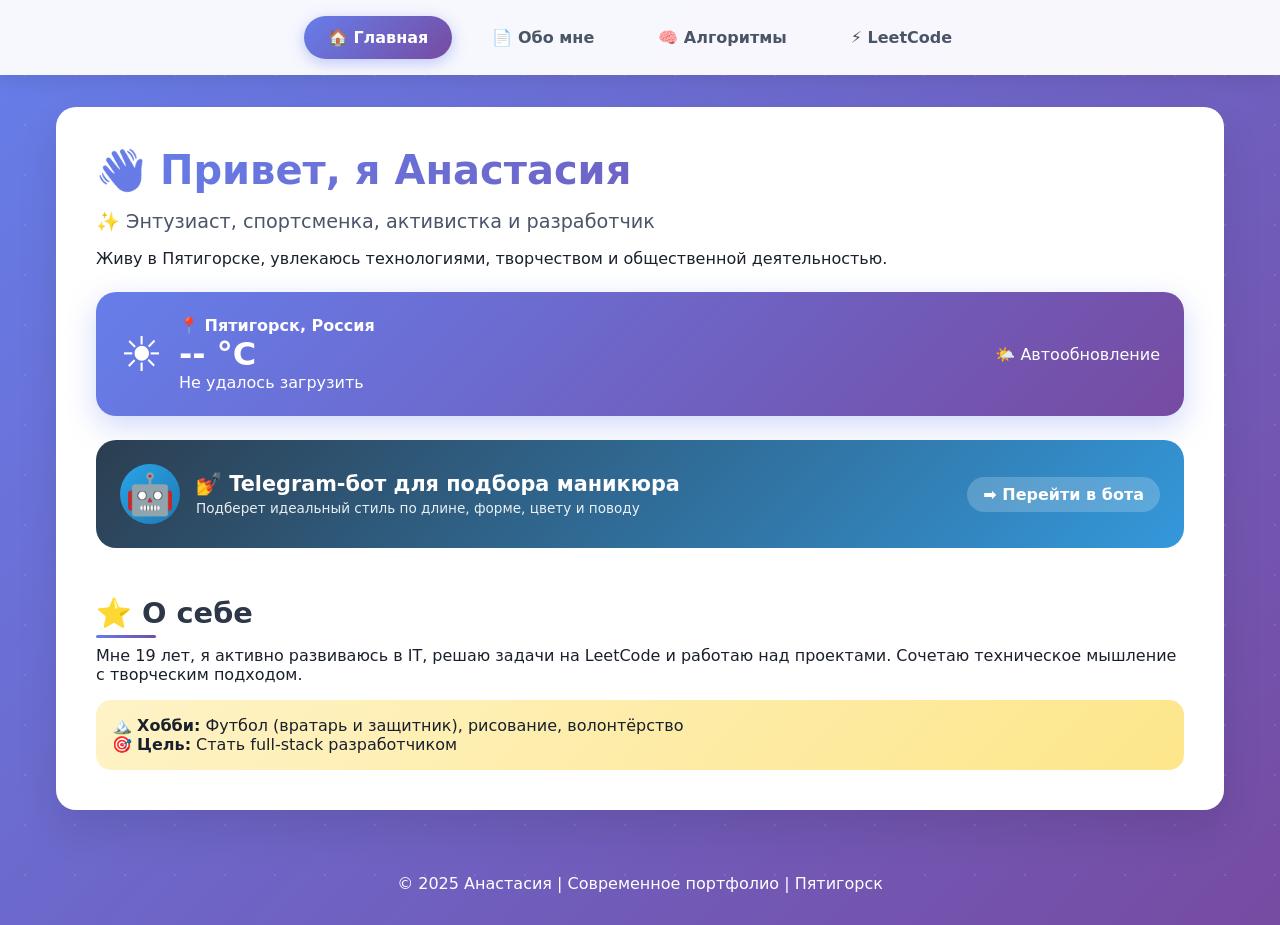
<file: index.html>
<!-- index.html - Главная страница -->
<!DOCTYPE html>
<html lang="ru">
<head>
    <meta charset="UTF-8">
    <meta name="viewport" content="width=device-width, initial-scale=1.0">
    <title>Анастасия | Портфолио</title>
    <style>
        * {
            margin: 0;
            padding: 0;
            box-sizing: border-box;
        }

        body {
            font-family: 'Segoe UI', 'Inter', system-ui, -apple-system, sans-serif;
            background: linear-gradient(135deg, #667eea 0%, #764ba2 100%);
            color: #1a202c;
            min-height: 100vh;
        }

        .bg-animation {
            position: fixed;
            top: 0;
            left: 0;
            width: 100%;
            height: 100%;
            z-index: -1;
            overflow: hidden;
        }

        .bg-animation::before {
            content: '';
            position: absolute;
            width: 200%;
            height: 200%;
            background: radial-gradient(circle, rgba(255,255,255,0.1) 1px, transparent 1px);
            background-size: 50px 50px;
            animation: moveBackground 20s linear infinite;
        }

        @keyframes moveBackground {
            0% { transform: translate(0, 0); }
            100% { transform: translate(50px, 50px); }
        }

        .navbar {
            background: rgba(255, 255, 255, 0.95);
            backdrop-filter: blur(20px);
            box-shadow: 0 4px 20px rgba(0, 0, 0, 0.1);
            position: sticky;
            top: 0;
            z-index: 1000;
        }

        .nav-container {
            max-width: 1200px;
            margin: 0 auto;
            padding: 1rem 2rem;
            display: flex;
            justify-content: center;
            gap: 1rem;
            flex-wrap: wrap;
        }

        .nav-link {
            text-decoration: none;
            padding: 0.75rem 1.5rem;
            border-radius: 50px;
            font-weight: 600;
            transition: all 0.3s ease;
            color: #4a5568;
            background: transparent;
        }

        .nav-link:hover {
            background: linear-gradient(135deg, #667eea 0%, #764ba2 100%);
            color: white;
            transform: translateY(-2px);
            box-shadow: 0 10px 20px rgba(0, 0, 0, 0.1);
        }

        .nav-link.active {
            background: linear-gradient(135deg, #667eea 0%, #764ba2 100%);
            color: white;
            box-shadow: 0 4px 15px rgba(102, 126, 234, 0.4);
        }

        .container {
            max-width: 1200px;
            margin: 2rem auto;
            padding: 0 1rem;
        }

        .card {
            background: white;
            border-radius: 20px;
            padding: 2.5rem;
            box-shadow: 0 20px 40px rgba(0, 0, 0, 0.1);
            animation: fadeInUp 0.6s ease;
        }

        @keyframes fadeInUp {
            from {
                opacity: 0;
                transform: translateY(30px);
            }
            to {
                opacity: 1;
                transform: translateY(0);
            }
        }

        h1 {
            font-size: 2.5rem;
            background: linear-gradient(135deg, #667eea 0%, #764ba2 100%);
            background-clip: text;
            -webkit-background-clip: text;
            color: transparent;
            margin-bottom: 1rem;
        }

        h2 {
            font-size: 1.8rem;
            color: #2d3748;
            margin: 1.5rem 0 1rem 0;
            position: relative;
            display: inline-block;
        }

        h2::after {
            content: '';
            position: absolute;
            bottom: -8px;
            left: 0;
            width: 60px;
            height: 3px;
            background: linear-gradient(135deg, #667eea 0%, #764ba2 100%);
            border-radius: 3px;
        }

        .weather-card {
            background: linear-gradient(135deg, #667eea 0%, #764ba2 100%);
            border-radius: 20px;
            padding: 1.5rem;
            margin: 1.5rem 0;
            display: flex;
            justify-content: space-between;
            align-items: center;
            flex-wrap: wrap;
            color: white;
            box-shadow: 0 10px 30px rgba(102, 126, 234, 0.3);
        }

        .weather-info {
            display: flex;
            align-items: center;
            gap: 1rem;
        }

        .weather-icon {
            font-size: 3rem;
        }

        .temp {
            font-size: 2rem;
            font-weight: bold;
        }

        /* Telegram Bot Card */
        .telegram-card {
            background: linear-gradient(135deg, #2c3e50 0%, #3498db 100%);
            border-radius: 20px;
            padding: 1.5rem;
            margin: 1.5rem 0;
            display: flex;
            align-items: center;
            justify-content: space-between;
            flex-wrap: wrap;
            color: white;
            cursor: pointer;
            transition: transform 0.3s ease, box-shadow 0.3s ease;
            text-decoration: none;
        }

        .telegram-card:hover {
            transform: translateY(-5px);
            box-shadow: 0 15px 30px rgba(0, 0, 0, 0.2);
        }

        .telegram-info {
            display: flex;
            align-items: center;
            gap: 1rem;
        }

        .telegram-icon {
            font-size: 2.5rem;
            background: white;
            width: 60px;
            height: 60px;
            border-radius: 50%;
            display: flex;
            align-items: center;
            justify-content: center;
            background: linear-gradient(135deg, #29a4e9 0%, #1f7ab3 100%);
        }

        .telegram-text h3 {
            font-size: 1.3rem;
            margin-bottom: 0.3rem;
        }

        .telegram-text p {
            font-size: 0.85rem;
            opacity: 0.9;
        }

        .telegram-button {
            background: rgba(255, 255, 255, 0.2);
            padding: 0.5rem 1rem;
            border-radius: 50px;
            font-weight: bold;
            transition: all 0.3s ease;
        }

        .telegram-card:hover .telegram-button {
            background: white;
            color: #3498db;
        }

        footer {
            text-align: center;
            padding: 2rem;
            color: white;
            margin-top: 2rem;
        }

        @media (max-width: 768px) {
            .card {
                padding: 1.5rem;
            }
            h1 {
                font-size: 1.8rem;
            }
            .nav-link {
                padding: 0.5rem 1rem;
                font-size: 0.9rem;
            }
            .telegram-card {
                flex-direction: column;
                text-align: center;
                gap: 1rem;
            }
            .telegram-info {
                flex-direction: column;
            }
        }
    </style>
</head>
<body>
    <div class="bg-animation"></div>
    
    <nav class="navbar">
        <div class="nav-container">
            <a href="index.html" class="nav-link active">🏠 Главная</a>
            <a href="about.html" class="nav-link">📄 Обо мне</a>
            <a href="portfolio.html" class="nav-link">🧠 Алгоритмы</a>
            <a href="leetcode.html" class="nav-link">⚡ LeetCode</a>
        </div>
    </nav>

    <div class="container">
        <div class="card">
            <h1>👋 Привет, я Анастасия</h1>
            <p style="font-size: 1.2rem; color: #4a5568; margin-bottom: 1rem;">✨ Энтузиаст, спортсменка, активистка и разработчик</p>
            <p>Живу в Пятигорске, увлекаюсь технологиями, творчеством и общественной деятельностью.</p>

            <!-- Погода -->
            <div class="weather-card" id="weatherWidget">
                <div class="weather-info">
                    <div class="weather-icon" id="weatherIcon">☀️</div>
                    <div>
                        <div><strong>📍 Пятигорск, Россия</strong></div>
                        <div class="temp" id="tempValue">-- °C</div>
                        <div id="weatherDesc">Загрузка...</div>
                    </div>
                </div>
                <div>🌤️ Автообновление</div>
            </div>

            <!-- Telegram Bot Ссылка -->
            <a href="https://t.me/styling_manicure_bot" target="_blank" class="telegram-card">
                <div class="telegram-info">
                    <div class="telegram-icon">🤖</div>
                    <div class="telegram-text">
                        <h3>💅 Telegram-бот для подбора маникюра</h3>
                        <p>Подберет идеальный стиль по длине, форме, цвету и поводу</p>
                    </div>
                </div>
                <div class="telegram-button">
                    ➡️ Перейти в бота
                </div>
            </a>

            <h2>⭐ О себе</h2>
            <p>Мне 19 лет, я активно развиваюсь в IT, решаю задачи на LeetCode и работаю над проектами. Сочетаю техническое мышление с творческим подходом.</p>
            
            <div style="background: linear-gradient(135deg, #fef3c7 0%, #fde68a 100%); border-radius: 15px; padding: 1rem; margin-top: 1rem;">
                <p>🏔️ <strong>Хобби:</strong> Футбол (вратарь и защитник), рисование, волонтёрство</p>
                <p>🎯 <strong>Цель:</strong> Стать full-stack разработчиком</p>
            </div>
        </div>
    </div>

    <footer>© 2025 Анастасия | Современное портфолио | Пятигорск</footer>

    <script>
        async function getWeather() {
            try {
                const response = await fetch('https://api.open-meteo.com/v1/forecast?latitude=44.041&longitude=43.059&current_weather=true&timezone=Europe/Moscow');
                const data = await response.json();
                const temp = Math.round(data.current_weather.temperature);
                const code = data.current_weather.weathercode;
                
                document.getElementById('tempValue').innerHTML = `${temp}°C`;
                document.getElementById('weatherDesc').innerHTML = getWeatherDesc(code);
                document.getElementById('weatherIcon').innerHTML = getWeatherIcon(code);
            } catch (error) {
                document.getElementById('weatherDesc').innerHTML = "Не удалось загрузить";
            }
        }
        
        function getWeatherDesc(code) {
            if (code === 0) return "Ясно";
            if (code === 1 || code === 2) return "Облачно";
            if (code === 3) return "Пасмурно";
            if (code >= 51 && code <= 67) return "Дождь";
            if (code >= 71 && code <= 77) return "Снег";
            return "Переменная облачность";
        }
        
        function getWeatherIcon(code) {
            if (code === 0) return "☀️";
            if (code === 1 || code === 2) return "⛅";
            if (code === 3) return "☁️";
            if (code >= 51 && code <= 67) return "🌧️";
            if (code >= 71 && code <= 77) return "❄️";
            return "🌈";
        }
        
        getWeather();
        setInterval(getWeather, 600000);
    </script>
</body>
</html>
</file>
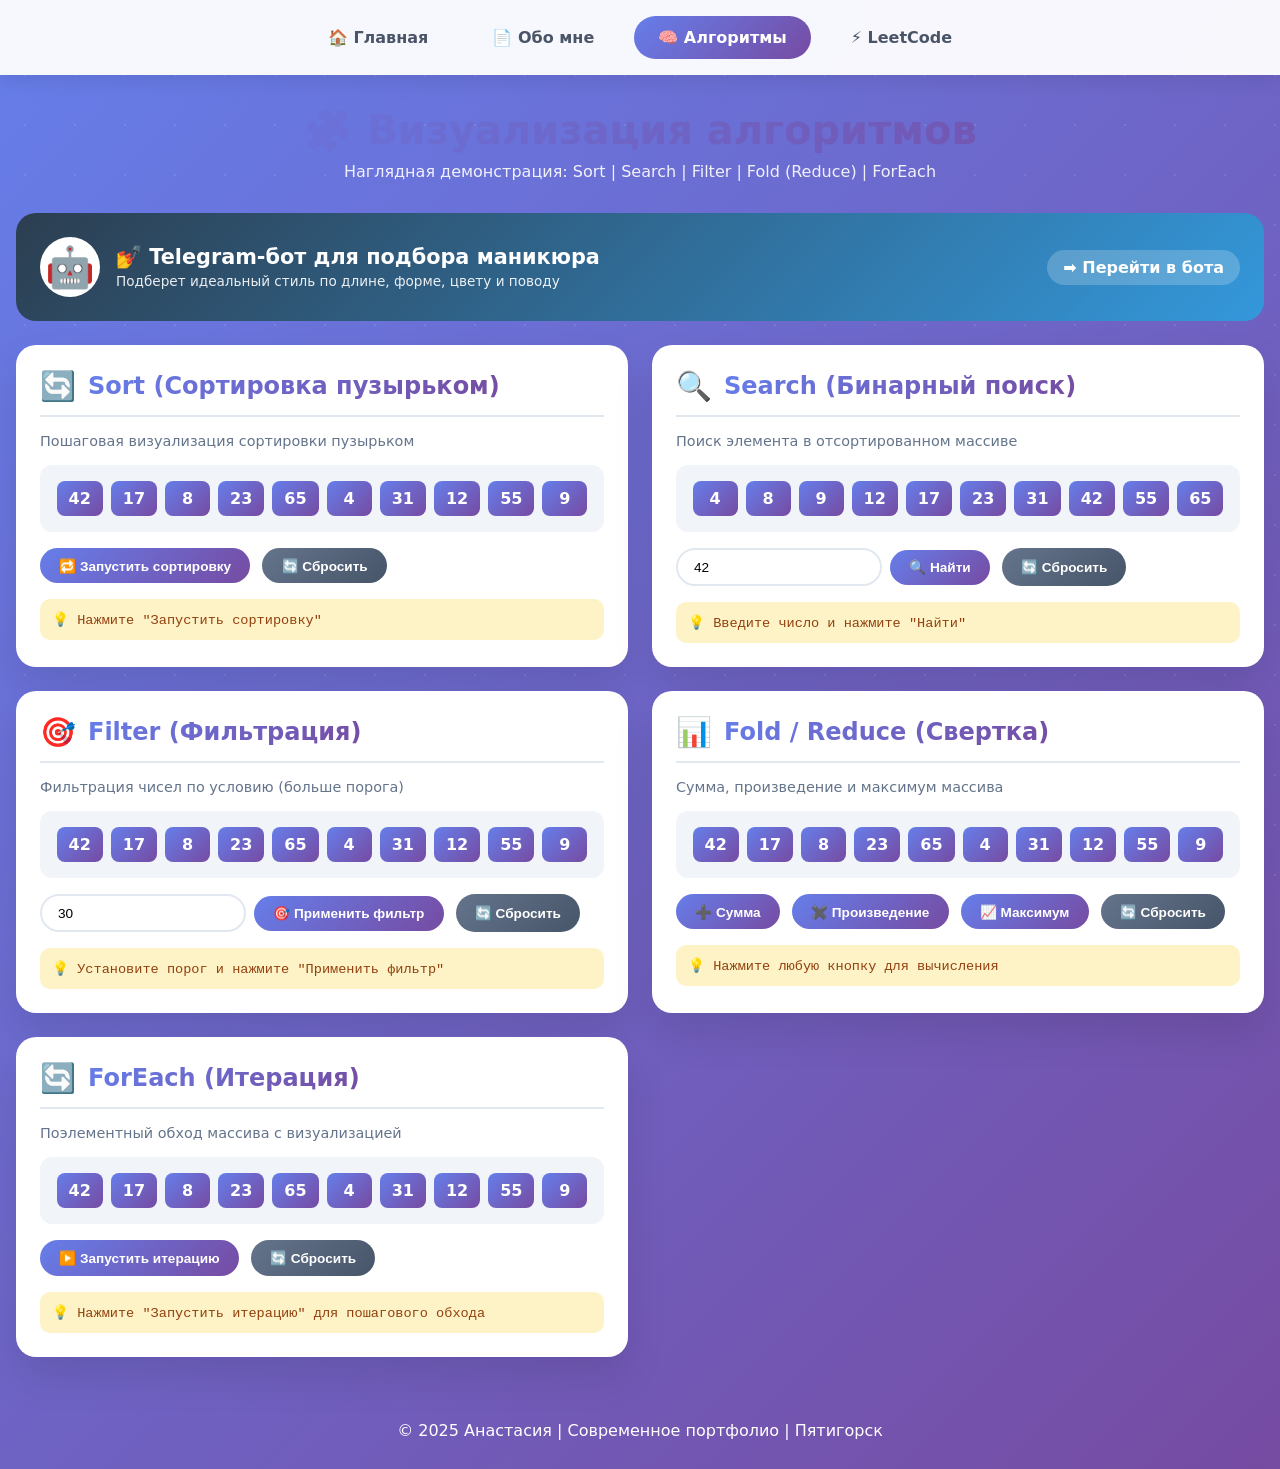
<file: about.html>
<!DOCTYPE html>
<html lang="ru">
<head>
    <meta charset="UTF-8">
    <meta name="viewport" content="width=device-width, initial-scale=1.0">
    <title>Алгоритмы | Анастасия</title>
    <style>
        * {
            margin: 0;
            padding: 0;
            box-sizing: border-box;
        }

        body {
            font-family: 'Segoe UI', system-ui, sans-serif;
            background: linear-gradient(135deg, #667eea 0%, #764ba2 100%);
            min-height: 100vh;
        }

        .bg-animation {
            position: fixed;
            top: 0;
            left: 0;
            width: 100%;
            height: 100%;
            z-index: -1;
            overflow: hidden;
        }

        .bg-animation::before {
            content: '';
            position: absolute;
            width: 200%;
            height: 200%;
            background: radial-gradient(circle, rgba(255,255,255,0.1) 1px, transparent 1px);
            background-size: 50px 50px;
            animation: moveBackground 20s linear infinite;
        }

        @keyframes moveBackground {
            0% { transform: translate(0, 0); }
            100% { transform: translate(50px, 50px); }
        }

        .navbar {
            background: rgba(255, 255, 255, 0.95);
            backdrop-filter: blur(20px);
            box-shadow: 0 4px 20px rgba(0, 0, 0, 0.1);
            position: sticky;
            top: 0;
            z-index: 1000;
        }

        .nav-container {
            max-width: 1200px;
            margin: 0 auto;
            padding: 1rem 2rem;
            display: flex;
            justify-content: center;
            gap: 1rem;
            flex-wrap: wrap;
        }

        .nav-link {
            text-decoration: none;
            padding: 0.75rem 1.5rem;
            border-radius: 50px;
            font-weight: 600;
            transition: all 0.3s ease;
            color: #4a5568;
        }

        .nav-link:hover {
            background: linear-gradient(135deg, #667eea 0%, #764ba2 100%);
            color: white;
            transform: translateY(-2px);
        }

        .nav-link.active {
            background: linear-gradient(135deg, #667eea 0%, #764ba2 100%);
            color: white;
        }

        .container {
            max-width: 1400px;
            margin: 2rem auto;
            padding: 0 1rem;
        }

        h1 {
            font-size: 2.5rem;
            background: linear-gradient(135deg, #667eea 0%, #764ba2 100%);
            background-clip: text;
            -webkit-background-clip: text;
            color: transparent;
            text-align: center;
            margin-bottom: 0.5rem;
        }

        .subtitle {
            text-align: center;
            color: white;
            margin-bottom: 2rem;
            opacity: 0.9;
        }

        /* Telegram Bot Card */
        .telegram-card {
            background: linear-gradient(135deg, #2c3e50 0%, #3498db 100%);
            border-radius: 20px;
            padding: 1.5rem;
            margin: 1.5rem 0;
            display: flex;
            align-items: center;
            justify-content: space-between;
            flex-wrap: wrap;
            color: white;
            cursor: pointer;
            transition: transform 0.3s ease, box-shadow 0.3s ease;
            text-decoration: none;
        }

        .telegram-card:hover {
            transform: translateY(-5px);
            box-shadow: 0 15px 30px rgba(0, 0, 0, 0.2);
        }

        .telegram-info {
            display: flex;
            align-items: center;
            gap: 1rem;
        }

        .telegram-icon {
            font-size: 2.5rem;
            width: 60px;
            height: 60px;
            border-radius: 50%;
            display: flex;
            align-items: center;
            justify-content: center;
            background: white;
        }

        .telegram-text h3 {
            font-size: 1.3rem;
            margin-bottom: 0.3rem;
        }

        .telegram-text p {
            font-size: 0.85rem;
            opacity: 0.9;
        }

        .telegram-button {
            background: rgba(255, 255, 255, 0.2);
            padding: 0.5rem 1rem;
            border-radius: 50px;
            font-weight: bold;
            transition: all 0.3s ease;
        }

        .telegram-card:hover .telegram-button {
            background: white;
            color: #3498db;
        }

        /* Сетка алгоритмов */
        .algorithms-grid {
            display: grid;
            grid-template-columns: repeat(auto-fit, minmax(500px, 1fr));
            gap: 1.5rem;
            margin-bottom: 2rem;
        }

        .algo-card {
            background: white;
            border-radius: 20px;
            padding: 1.5rem;
            box-shadow: 0 20px 40px rgba(0, 0, 0, 0.1);
            transition: transform 0.3s ease, box-shadow 0.3s ease;
            animation: fadeInUp 0.5s ease;
        }

        .algo-card:hover {
            transform: translateY(-5px);
            box-shadow: 0 25px 50px rgba(0, 0, 0, 0.15);
        }

        @keyframes fadeInUp {
            from {
                opacity: 0;
                transform: translateY(20px);
            }
            to {
                opacity: 1;
                transform: translateY(0);
            }
        }

        .algo-header {
            display: flex;
            align-items: center;
            gap: 0.75rem;
            margin-bottom: 1rem;
            padding-bottom: 0.75rem;
            border-bottom: 2px solid #e2e8f0;
        }

        .algo-icon {
            font-size: 1.8rem;
        }

        .algo-title {
            font-size: 1.5rem;
            font-weight: bold;
            background: linear-gradient(135deg, #667eea 0%, #764ba2 100%);
            background-clip: text;
            -webkit-background-clip: text;
            color: transparent;
        }

        .algo-description {
            color: #64748b;
            font-size: 0.9rem;
            margin-bottom: 1rem;
        }

        .array-display {
            background: #f1f5f9;
            border-radius: 12px;
            padding: 1rem;
            margin: 1rem 0;
            display: flex;
            flex-wrap: wrap;
            gap: 0.5rem;
            justify-content: center;
        }

        .array-item {
            background: linear-gradient(135deg, #667eea 0%, #764ba2 100%);
            color: white;
            padding: 0.5rem 0.75rem;
            border-radius: 8px;
            font-weight: bold;
            min-width: 45px;
            text-align: center;
            transition: all 0.3s ease;
        }

        .array-item.highlight {
            background: linear-gradient(135deg, #f59e0b 0%, #f97316 100%);
            transform: scale(1.05);
        }

        .controls {
            display: flex;
            gap: 0.75rem;
            flex-wrap: wrap;
            margin: 1rem 0;
        }

        .btn {
            background: linear-gradient(135deg, #667eea 0%, #764ba2 100%);
            color: white;
            border: none;
            padding: 0.6rem 1.2rem;
            border-radius: 50px;
            font-weight: 600;
            cursor: pointer;
            transition: all 0.3s ease;
            font-size: 0.85rem;
        }

        .btn:hover {
            transform: translateY(-2px);
            box-shadow: 0 5px 15px rgba(102, 126, 234, 0.4);
        }

        .btn-secondary {
            background: linear-gradient(135deg, #64748b 0%, #475569 100%);
        }

        .input-group {
            display: flex;
            gap: 0.5rem;
            align-items: center;
            flex-wrap: wrap;
        }

        input {
            padding: 0.6rem 1rem;
            border: 2px solid #e2e8f0;
            border-radius: 50px;
            font-size: 0.85rem;
            outline: none;
            transition: all 0.3s ease;
        }

        input:focus {
            border-color: #667eea;
        }

        .result {
            background: #fef3c7;
            padding: 0.75rem;
            border-radius: 10px;
            margin-top: 0.75rem;
            font-family: monospace;
            font-size: 0.85rem;
            color: #92400e;
        }

        .result.success {
            background: #d1fae5;
            color: #065f46;
        }

        .result.error {
            background: #fee2e2;
            color: #991b1b;
        }

        footer {
            text-align: center;
            padding: 2rem;
            color: white;
            margin-top: 2rem;
        }

        @media (max-width: 1100px) {
            .algorithms-grid {
                grid-template-columns: 1fr;
            }
        }

        @media (max-width: 768px) {
            .nav-link {
                padding: 0.5rem 1rem;
                font-size: 0.9rem;
            }
            .algo-card {
                padding: 1rem;
            }
            .array-item {
                min-width: 35px;
                font-size: 0.8rem;
            }
            .telegram-card {
                flex-direction: column;
                text-align: center;
                gap: 1rem;
            }
            .telegram-info {
                flex-direction: column;
            }
        }
    </style>
</head>
<body>
    <div class="bg-animation"></div>
    
    <nav class="navbar">
        <div class="nav-container">
            <a href="index.html" class="nav-link">🏠 Главная</a>
            <a href="about.html" class="nav-link">📄 Обо мне</a>
            <a href="portfolio.html" class="nav-link active">🧠 Алгоритмы</a>
            <a href="leetcode.html" class="nav-link">⚡ LeetCode</a>
        </div>
    </nav>

    <div class="container">
        <h1>🧩 Визуализация алгоритмов</h1>
        <p class="subtitle">Наглядная демонстрация: Sort | Search | Filter | Fold (Reduce) | ForEach</p>

        <!-- Telegram Bot Ссылка -->
        <a href="https://t.me/styling_manicure_bot" target="_blank" class="telegram-card">
            <div class="telegram-info">
                <div class="telegram-icon">🤖</div>
                <div class="telegram-text">
                    <h3>💅 Telegram-бот для подбора маникюра</h3>
                    <p>Подберет идеальный стиль по длине, форме, цвету и поводу</p>
                </div>
            </div>
            <div class="telegram-button">➡️ Перейти в бота</div>
        </a>

        <div class="algorithms-grid">
            <!-- 1. SORT - Сортировка пузырьком -->
            <div class="algo-card">
                <div class="algo-header">
                    <span class="algo-icon">🔄</span>
                    <span class="algo-title">Sort (Сортировка пузырьком)</span>
                </div>
                <p class="algo-description">Пошаговая визуализация сортировки пузырьком</p>
                <div id="sortArray" class="array-display"></div>
                <div class="controls">
                    <button class="btn" onclick="runSort()">🔁 Запустить сортировку</button>
                    <button class="btn btn-secondary" onclick="resetSortArray()">🔄 Сбросить</button>
                </div>
                <div id="sortResult" class="result">💡 Нажмите "Запустить сортировку"</div>
            </div>

            <!-- 2. SEARCH - Бинарный поиск -->
            <div class="algo-card">
                <div class="algo-header">
                    <span class="algo-icon">🔍</span>
                    <span class="algo-title">Search (Бинарный поиск)</span>
                </div>
                <p class="algo-description">Поиск элемента в отсортированном массиве</p>
                <div id="searchArray" class="array-display"></div>
                <div class="controls">
                    <div class="input-group">
                        <input type="number" id="searchTarget" placeholder="Число для поиска" value="42">
                        <button class="btn" onclick="runSearch()">🔍 Найти</button>
                    </div>
                    <button class="btn btn-secondary" onclick="resetSearchArray()">🔄 Сбросить</button>
                </div>
                <div id="searchResult" class="result">💡 Введите число и нажмите "Найти"</div>
            </div>

            <!-- 3. FILTER - Фильтрация -->
            <div class="algo-card">
                <div class="algo-header">
                    <span class="algo-icon">🎯</span>
                    <span class="algo-title">Filter (Фильтрация)</span>
                </div>
                <p class="algo-description">Фильтрация чисел по условию (больше порога)</p>
                <div id="filterArray" class="array-display"></div>
                <div class="controls">
                    <div class="input-group">
                        <input type="number" id="filterThreshold" placeholder="Порог (больше чем)" value="30">
                        <button class="btn" onclick="runFilter()">🎯 Применить фильтр</button>
                    </div>
                    <button class="btn btn-secondary" onclick="resetFilterArray()">🔄 Сбросить</button>
                </div>
                <div id="filterResult" class="result">💡 Установите порог и нажмите "Применить фильтр"</div>
            </div>

            <!-- 4. FOLD (REDUCE) - Свертка -->
            <div class="algo-card">
                <div class="algo-header">
                    <span class="algo-icon">📊</span>
                    <span class="algo-title">Fold / Reduce (Свертка)</span>
                </div>
                <p class="algo-description">Сумма, произведение и максимум массива</p>
                <div id="foldArray" class="array-display"></div>
                <div class="controls">
                    <button class="btn" onclick="runSum()">➕ Сумма</button>
                    <button class="btn" onclick="runProduct()">✖️ Произведение</button>
                    <button class="btn" onclick="runMax()">📈 Максимум</button>
                    <button class="btn btn-secondary" onclick="resetFoldArray()">🔄 Сбросить</button>
                </div>
                <div id="foldResult" class="result">💡 Нажмите любую кнопку для вычисления</div>
            </div>

            <!-- 5. FOREACH - Итерация -->
            <div class="algo-card">
                <div class="algo-header">
                    <span class="algo-icon">🔄</span>
                    <span class="algo-title">ForEach (Итерация)</span>
                </div>
                <p class="algo-description">Поэлементный обход массива с визуализацией</p>
                <div id="foreachArray" class="array-display"></div>
                <div class="controls">
                    <button class="btn" onclick="runForEach()">▶️ Запустить итерацию</button>
                    <button class="btn btn-secondary" onclick="resetForEachArray()">🔄 Сбросить</button>
                </div>
                <div id="foreachResult" class="result">💡 Нажмите "Запустить итерацию" для пошагового обхода</div>
            </div>
        </div>
    </div>

    <footer>© 2025 Анастасия | Современное портфолио | Пятигорск</footer>

    <script>
        // ==================== ОБЩИЕ ДАННЫЕ ====================
        let sortData = [42, 17, 8, 23, 65, 4, 31, 12, 55, 9];
        let searchData = [4, 8, 9, 12, 17, 23, 31, 42, 55, 65];
        let filterData = [42, 17, 8, 23, 65, 4, 31, 12, 55, 9];
        let foldData = [42, 17, 8, 23, 65, 4, 31, 12, 55, 9];
        let foreachData = [42, 17, 8, 23, 65, 4, 31, 12, 55, 9];
        
        let sorting = false;
        let foreachIterating = false;

        function renderArray(containerId, data, highlightIndices = []) {
            const container = document.getElementById(containerId);
            if (!container) return;
            container.innerHTML = '';
            data.forEach((value, index) => {
                const element = document.createElement('div');
                element.className = 'array-item';
                element.textContent = value;
                if (highlightIndices.includes(index)) {
                    element.classList.add('highlight');
                }
                container.appendChild(element);
            });
        }

        function renderAllArrays() {
            renderArray('sortArray', sortData);
            renderArray('searchArray', searchData);
            renderArray('filterArray', filterData);
            renderArray('foldArray', foldData);
            renderArray('foreachArray', foreachData);
        }

        // ==================== 1. SORT ====================
        async function runSort() {
            if (sorting) {
                document.getElementById('sortResult').innerHTML = '⏳ Сортировка уже выполняется...';
                return;
            }
            sorting = true;
            let arr = [...sortData];
            
            for (let i = 0; i < arr.length - 1; i++) {
                for (let j = 0; j < arr.length - i - 1; j++) {
                    if (arr[j] > arr[j + 1]) {
                        [arr[j], arr[j + 1]] = [arr[j + 1], arr[j]];
                        sortData = [...arr];
                        renderArray('sortArray', sortData, [j, j + 1]);
                        document.getElementById('sortResult').innerHTML = `🔄 Шаг: меняем ${arr[j+1]} и ${arr[j]}`;
                        await new Promise(r => setTimeout(r, 300));
                    }
                }
            }
            renderArray('sortArray', sortData);
            document.getElementById('sortResult').innerHTML = '✅ Сортировка завершена! Массив отсортирован.';
            sorting = false;
        }

        function resetSortArray() {
            if (sorting) return;
            sortData = [42, 17, 8, 23, 65, 4, 31, 12, 55, 9];
            renderArray('sortArray', sortData);
            document.getElementById('sortResult').innerHTML = '✅ Массив сброшен к исходному.';
        }

        // ==================== 2. SEARCH ====================
        function runSearch() {
            const target = parseInt(document.getElementById('searchTarget').value);
            if (isNaN(target)) {
                document.getElementById('searchResult').innerHTML = '❌ Введите число для поиска';
                return;
            }
            
            let left = 0, right = searchData.length - 1;
            let steps = [];
            
            while (left <= right) {
                let mid = Math.floor((left + right) / 2);
                steps.push({ left, right, mid, value: searchData[mid] });
                
                if (searchData[mid] === target) {
                    renderArray('searchArray', searchData, [mid]);
                    document.getElementById('searchResult').innerHTML = `✅ Элемент ${target} найден на позиции ${mid}!<br>🔍 Шагов: ${steps.length}`;
                    return;
                } else if (searchData[mid] < target) {
                    left = mid + 1;
                } else {
                    right = mid - 1;
                }
            }
            renderArray('searchArray', searchData);
            document.getElementById('searchResult').innerHTML = `❌ Элемент ${target} не найден.<br>🔍 Шагов: ${steps.length}`;
        }

        function resetSearchArray() {
            searchData = [4, 8, 9, 12, 17, 23, 31, 42, 55, 65];
            renderArray('searchArray', searchData);
            document.getElementById('searchResult').innerHTML = '✅ Массив сброшен.';
            document.getElementById('searchTarget').value = '42';
        }

        // ==================== 3. FILTER ====================
        function runFilter() {
            const threshold = parseInt(document.getElementById('filterThreshold').value);
            if (isNaN(threshold)) {
                document.getElementById('filterResult').innerHTML = '❌ Введите порог';
                return;
            }
            
            const filtered = filterData.filter(num => num > threshold);
            const highlightIndices = [];
            filterData.forEach((num, idx) => {
                if (num > threshold) highlightIndices.push(idx);
            });
            renderArray('filterArray', filterData, highlightIndices);
            document.getElementById('filterResult').innerHTML = `🎯 Фильтр: числа > ${threshold}<br>📊 Результат: [${filtered.join(', ')}]<br>✅ Найдено: ${filtered.length}`;
        }

        function resetFilterArray() {
            filterData = [42, 17, 8, 23, 65, 4, 31, 12, 55, 9];
            renderArray('filterArray', filterData);
            document.getElementById('filterResult').innerHTML = '✅ Массив сброшен.';
            document.getElementById('filterThreshold').value = '30';
        }

        // ==================== 4. FOLD / REDUCE ====================
        function runSum() {
            const sum = foldData.reduce((acc, curr) => acc + curr, 0);
            renderArray('foldArray', foldData);
            document.getElementById('foldResult').innerHTML = `📊 Сумма: <strong>${sum}</strong><br>🔢 ${foldData.join(' + ')} = ${sum}`;
        }
        
        function runProduct() {
            const product = foldData.reduce((acc, curr) => acc * curr, 1);
            renderArray('foldArray', foldData);
            document.getElementById('foldResult').innerHTML = `📊 Произведение: <strong>${product.toLocaleString()}</strong><br>🔢 ${foldData.join(' × ')} = ${product.toLocaleString()}`;
        }
        
        function runMax() {
            const max = foldData.reduce((acc, curr) => Math.max(acc, curr), -Infinity);
            renderArray('foldArray', foldData);
            document.getElementById('foldResult').innerHTML = `📊 Максимум: <strong>${max}</strong>`;
        }

        function resetFoldArray() {
            foldData = [42, 17, 8, 23, 65, 4, 31, 12, 55, 9];
            renderArray('foldArray', foldData);
            document.getElementById('foldResult').innerHTML = '✅ Массив сброшен.';
        }

        // ==================== 5. FOREACH ====================
        async function runForEach() {
            if (foreachIterating) {
                document.getElementById('foreachResult').innerHTML = '⏳ Итерация уже выполняется...';
                return;
            }
            foreachIterating = true;
            const arr = [...foreachData];
            
            document.getElementById('foreachResult').innerHTML = '🔄 Начинаем обход массива...';
            
            for (let index = 0; index < arr.length; index++) {
                renderArray('foreachArray', foreachData, [index]);
                document.getElementById('foreachResult').innerHTML = `📌 Шаг ${index + 1}: элемент [${index}] = ${arr[index]}`;
                await new Promise(r => setTimeout(r, 500));
            }
            
            renderArray('foreachArray', foreachData);
            document.getElementById('foreachResult').innerHTML = `✅ Итерация завершена!<br>📊 Массив: [${foreachData.join(', ')}]`;
            foreachIterating = false;
        }

        function resetForEachArray() {
            if (foreachIterating) return;
            foreachData = [42, 17, 8, 23, 65, 4, 31, 12, 55, 9];
            renderArray('foreachArray', foreachData);
            document.getElementById('foreachResult').innerHTML = '✅ Массив сброшен.';
        }

        renderAllArrays();
    </script>
</body>
</html>
</file>
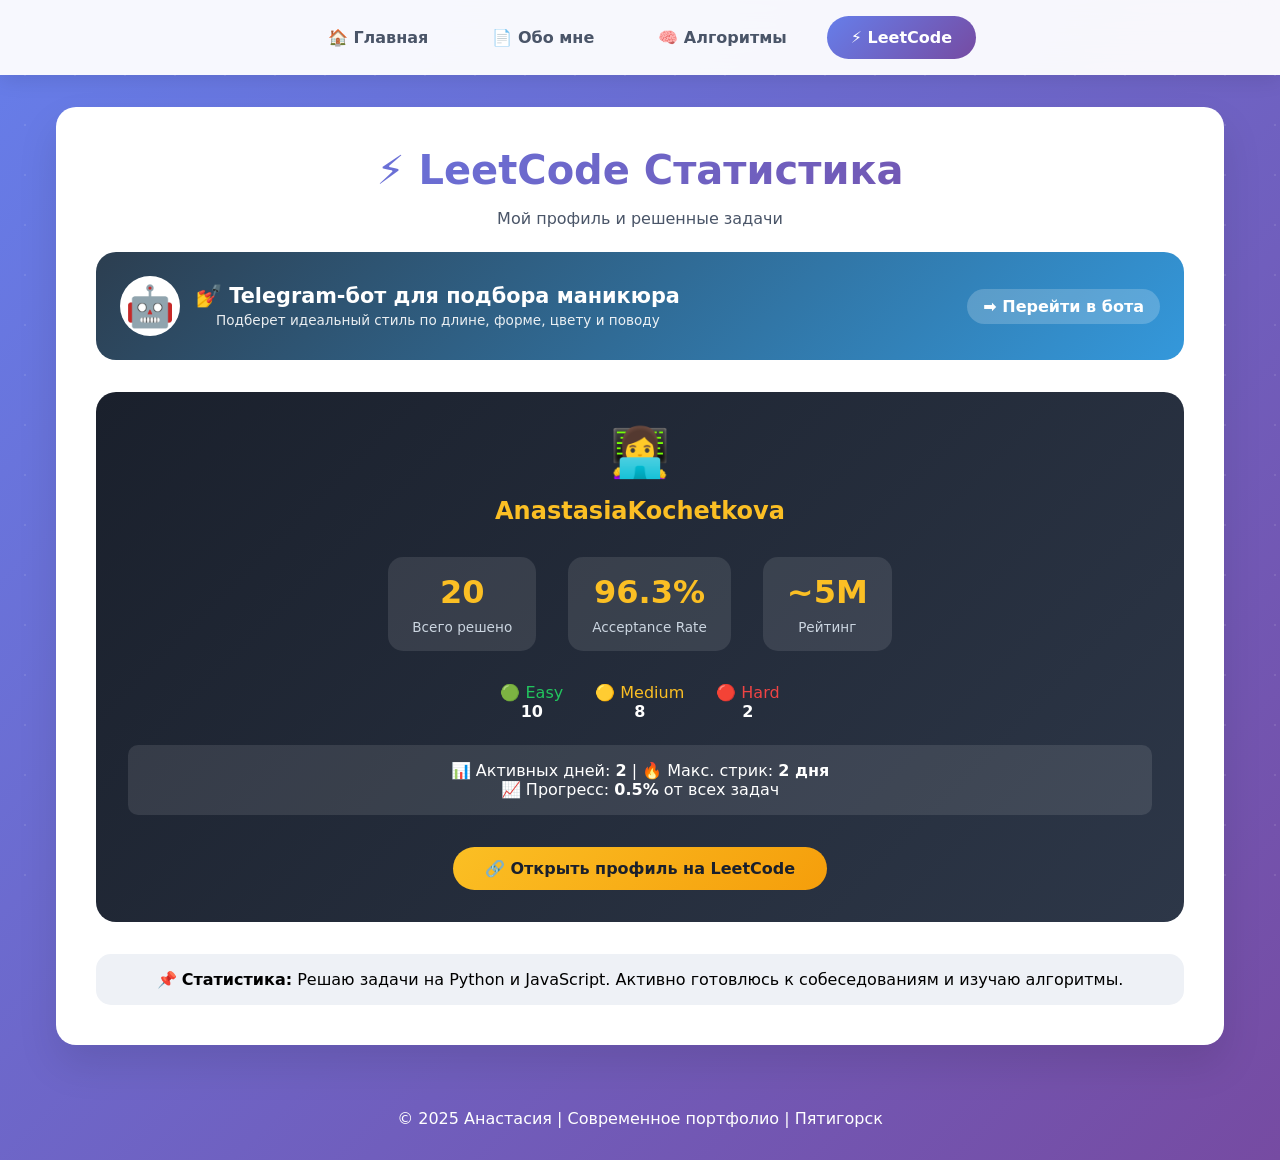
<file: leetcode.html>
<!DOCTYPE html>
<html lang="ru">
<head>
    <meta charset="UTF-8">
    <meta name="viewport" content="width=device-width, initial-scale=1.0">
    <title>LeetCode | Анастасия</title>
    <style>
        * {
            margin: 0;
            padding: 0;
            box-sizing: border-box;
        }

        body {
            font-family: 'Segoe UI', system-ui, sans-serif;
            background: linear-gradient(135deg, #667eea 0%, #764ba2 100%);
            min-height: 100vh;
        }

        .bg-animation {
            position: fixed;
            top: 0;
            left: 0;
            width: 100%;
            height: 100%;
            z-index: -1;
            overflow: hidden;
        }

        .bg-animation::before {
            content: '';
            position: absolute;
            width: 200%;
            height: 200%;
            background: radial-gradient(circle, rgba(255,255,255,0.1) 1px, transparent 1px);
            background-size: 50px 50px;
            animation: moveBackground 20s linear infinite;
        }

        @keyframes moveBackground {
            0% { transform: translate(0, 0); }
            100% { transform: translate(50px, 50px); }
        }

        .navbar {
            background: rgba(255, 255, 255, 0.95);
            backdrop-filter: blur(20px);
            box-shadow: 0 4px 20px rgba(0, 0, 0, 0.1);
            position: sticky;
            top: 0;
            z-index: 1000;
        }

        .nav-container {
            max-width: 1200px;
            margin: 0 auto;
            padding: 1rem 2rem;
            display: flex;
            justify-content: center;
            gap: 1rem;
            flex-wrap: wrap;
        }

        .nav-link {
            text-decoration: none;
            padding: 0.75rem 1.5rem;
            border-radius: 50px;
            font-weight: 600;
            transition: all 0.3s ease;
            color: #4a5568;
        }

        .nav-link:hover {
            background: linear-gradient(135deg, #667eea 0%, #764ba2 100%);
            color: white;
            transform: translateY(-2px);
        }

        .nav-link.active {
            background: linear-gradient(135deg, #667eea 0%, #764ba2 100%);
            color: white;
        }

        .container {
            max-width: 1200px;
            margin: 2rem auto;
            padding: 0 1rem;
        }

        .card {
            background: white;
            border-radius: 20px;
            padding: 2.5rem;
            box-shadow: 0 20px 40px rgba(0, 0, 0, 0.1);
            animation: fadeInUp 0.6s ease;
            text-align: center;
        }

        @keyframes fadeInUp {
            from {
                opacity: 0;
                transform: translateY(30px);
            }
            to {
                opacity: 1;
                transform: translateY(0);
            }
        }

        h1 {
            font-size: 2.5rem;
            background: linear-gradient(135deg, #667eea 0%, #764ba2 100%);
            background-clip: text;
            -webkit-background-clip: text;
            color: transparent;
            margin-bottom: 1rem;
        }

        .telegram-card {
            background: linear-gradient(135deg, #2c3e50 0%, #3498db 100%);
            border-radius: 20px;
            padding: 1.5rem;
            margin: 1.5rem 0;
            display: flex;
            align-items: center;
            justify-content: space-between;
            flex-wrap: wrap;
            color: white;
            cursor: pointer;
            transition: transform 0.3s ease, box-shadow 0.3s ease;
            text-decoration: none;
        }

        .telegram-card:hover {
            transform: translateY(-5px);
            box-shadow: 0 15px 30px rgba(0, 0, 0, 0.2);
        }

        .telegram-info {
            display: flex;
            align-items: center;
            gap: 1rem;
        }

        .telegram-icon {
            font-size: 2.5rem;
            width: 60px;
            height: 60px;
            border-radius: 50%;
            display: flex;
            align-items: center;
            justify-content: center;
            background: white;
        }

        .telegram-text h3 {
            font-size: 1.3rem;
            margin-bottom: 0.3rem;
        }

        .telegram-text p {
            font-size: 0.85rem;
            opacity: 0.9;
        }

        .telegram-button {
            background: rgba(255, 255, 255, 0.2);
            padding: 0.5rem 1rem;
            border-radius: 50px;
            font-weight: bold;
            transition: all 0.3s ease;
        }

        .telegram-card:hover .telegram-button {
            background: white;
            color: #3498db;
        }

        .leetcode-card {
            background: linear-gradient(135deg, #1a202c 0%, #2d3748 100%);
            border-radius: 20px;
            padding: 2rem;
            margin: 2rem 0;
            color: white;
            text-align: center;
        }

        .leetcode-stats {
            display: flex;
            justify-content: center;
            gap: 2rem;
            margin: 2rem 0;
            flex-wrap: wrap;
        }

        .stat-card {
            background: rgba(255, 255, 255, 0.1);
            border-radius: 15px;
            padding: 1rem 1.5rem;
            text-align: center;
        }

        .stat-number {
            font-size: 2rem;
            font-weight: bold;
            color: #fbbf24;
        }

        .stat-label {
            font-size: 0.85rem;
            color: #cbd5e0;
            margin-top: 0.5rem;
        }

        .leetcode-link {
            display: inline-block;
            background: linear-gradient(135deg, #fbbf24 0%, #f59e0b 100%);
            color: #1a202c;
            padding: 0.75rem 2rem;
            border-radius: 50px;
            text-decoration: none;
            font-weight: bold;
            margin-top: 1rem;
            transition: all 0.3s ease;
        }

        .leetcode-link:hover {
            transform: scale(1.05);
            box-shadow: 0 10px 25px rgba(0, 0, 0, 0.2);
        }

        footer {
            text-align: center;
            padding: 2rem;
            color: white;
            margin-top: 2rem;
        }

        @media (max-width: 768px) {
            .card {
                padding: 1.5rem;
            }
            h1 {
                font-size: 1.8rem;
            }
            .nav-link {
                padding: 0.5rem 1rem;
                font-size: 0.9rem;
            }
            .telegram-card {
                flex-direction: column;
                text-align: center;
                gap: 1rem;
            }
            .telegram-info {
                flex-direction: column;
            }
            .leetcode-stats {
                gap: 1rem;
            }
        }
    </style>
</head>
<body>
    <div class="bg-animation"></div>
    
    <nav class="navbar">
        <div class="nav-container">
            <a href="index.html" class="nav-link">🏠 Главная</a>
            <a href="about.html" class="nav-link">📄 Обо мне</a>
            <a href="portfolio.html" class="nav-link">🧠 Алгоритмы</a>
            <a href="leetcode.html" class="nav-link active">⚡ LeetCode</a>
        </div>
    </nav>

    <div class="container">
        <div class="card">
            <h1>⚡ LeetCode Статистика</h1>
            <p style="color: #4a5568; margin-bottom: 1rem;">Мой профиль и решенные задачи</p>

            <a href="https://t.me/styling_manicure_bot" target="_blank" class="telegram-card">
                <div class="telegram-info">
                    <div class="telegram-icon">🤖</div>
                    <div class="telegram-text">
                        <h3>💅 Telegram-бот для подбора маникюра</h3>
                        <p>Подберет идеальный стиль по длине, форме, цвету и поводу</p>
                    </div>
                </div>
                <div class="telegram-button">➡️ Перейти в бота</div>
            </a>

            <div class="leetcode-card">
                <div style="font-size: 3rem;">👩‍💻</div>
                <h2 style="color: #fbbf24; margin: 1rem 0;">AnastasiaKochetkova</h2>
                
                <div class="leetcode-stats">
                    <div class="stat-card">
                        <div class="stat-number">20</div>
                        <div class="stat-label">Всего решено</div>
                    </div>
                    <div class="stat-card">
                        <div class="stat-number">96.3%</div>
                        <div class="stat-label">Acceptance Rate</div>
                    </div>
                    <div class="stat-card">
                        <div class="stat-number">~5M</div>
                        <div class="stat-label">Рейтинг</div>
                    </div>
                </div>

                <div style="display: flex; justify-content: center; gap: 2rem; margin: 1.5rem 0; flex-wrap: wrap;">
                    <div><span style="color: #22c55e;">🟢 Easy</span><br><strong>10</strong></div>
                    <div><span style="color: #fbbf24;">🟡 Medium</span><br><strong>8</strong></div>
                    <div><span style="color: #ef4444;">🔴 Hard</span><br><strong>2</strong></div>
                </div>

                <div style="background: rgba(255,255,255,0.1); border-radius: 10px; padding: 1rem; margin: 1rem 0;">
                    <p>📊 Активных дней: <strong>2</strong> | 🔥 Макс. стрик: <strong>2 дня</strong></p>
                    <p>📈 Прогресс: <strong>0.5%</strong> от всех задач</p>
                </div>

                <a href="https://leetcode.com/u/AnastasiaKochetkova/" class="leetcode-link" target="_blank" rel="noopener noreferrer">
                    🔗 Открыть профиль на LeetCode
                </a>
            </div>

            <div style="background: #eef1f6; border-radius: 15px; padding: 1rem; margin-top: 1rem;">
                <p>📌 <strong>Статистика:</strong> Решаю задачи на Python и JavaScript. Активно готовлюсь к собеседованиям и изучаю алгоритмы.</p>
            </div>
        </div>
    </div>

    <footer>© 2025 Анастасия | Современное портфолио | Пятигорск</footer>
</body>
</html>
</file>
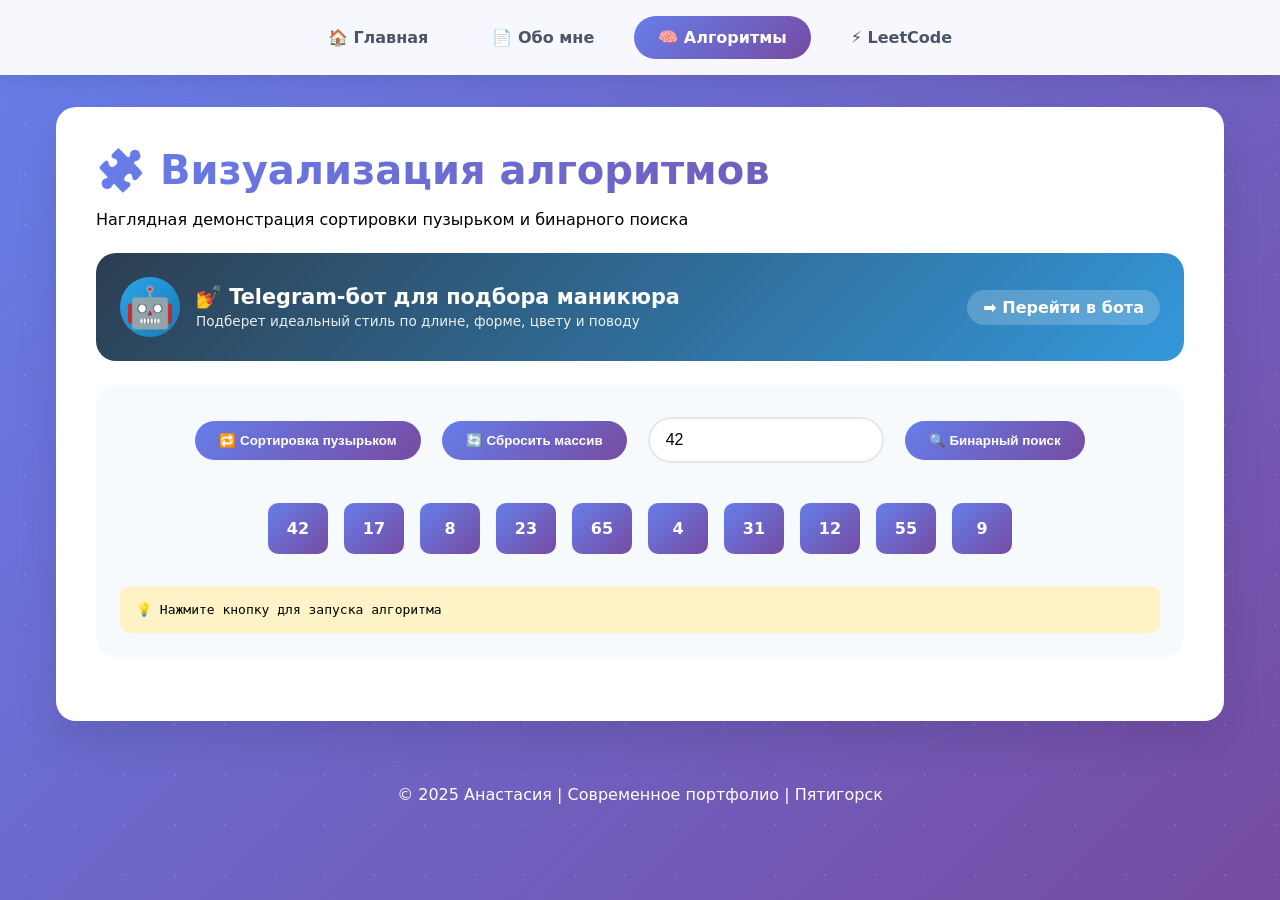
<file: portfolio.html>
<!-- portfolio.html - Визуализация алгоритмов -->
<!DOCTYPE html>
<html lang="ru">
<head>
    <meta charset="UTF-8">
    <meta name="viewport" content="width=device-width, initial-scale=1.0">
    <title>Алгоритмы | Анастасия</title>
    <style>
        * {
            margin: 0;
            padding: 0;
            box-sizing: border-box;
        }

        body {
            font-family: 'Segoe UI', system-ui, sans-serif;
            background: linear-gradient(135deg, #667eea 0%, #764ba2 100%);
            min-height: 100vh;
        }

        .bg-animation {
            position: fixed;
            top: 0;
            left: 0;
            width: 100%;
            height: 100%;
            z-index: -1;
            overflow: hidden;
        }

        .bg-animation::before {
            content: '';
            position: absolute;
            width: 200%;
            height: 200%;
            background: radial-gradient(circle, rgba(255,255,255,0.1) 1px, transparent 1px);
            background-size: 50px 50px;
            animation: moveBackground 20s linear infinite;
        }

        @keyframes moveBackground {
            0% { transform: translate(0, 0); }
            100% { transform: translate(50px, 50px); }
        }

        .navbar {
            background: rgba(255, 255, 255, 0.95);
            backdrop-filter: blur(20px);
            box-shadow: 0 4px 20px rgba(0, 0, 0, 0.1);
            position: sticky;
            top: 0;
            z-index: 1000;
        }

        .nav-container {
            max-width: 1200px;
            margin: 0 auto;
            padding: 1rem 2rem;
            display: flex;
            justify-content: center;
            gap: 1rem;
            flex-wrap: wrap;
        }

        .nav-link {
            text-decoration: none;
            padding: 0.75rem 1.5rem;
            border-radius: 50px;
            font-weight: 600;
            transition: all 0.3s ease;
            color: #4a5568;
        }

        .nav-link:hover {
            background: linear-gradient(135deg, #667eea 0%, #764ba2 100%);
            color: white;
            transform: translateY(-2px);
        }

        .nav-link.active {
            background: linear-gradient(135deg, #667eea 0%, #764ba2 100%);
            color: white;
        }

        .container {
            max-width: 1200px;
            margin: 2rem auto;
            padding: 0 1rem;
        }

        .card {
            background: white;
            border-radius: 20px;
            padding: 2.5rem;
            box-shadow: 0 20px 40px rgba(0, 0, 0, 0.1);
            animation: fadeInUp 0.6s ease;
        }

        @keyframes fadeInUp {
            from {
                opacity: 0;
                transform: translateY(30px);
            }
            to {
                opacity: 1;
                transform: translateY(0);
            }
        }

        h1 {
            font-size: 2.5rem;
            background: linear-gradient(135deg, #667eea 0%, #764ba2 100%);
            background-clip: text;
            -webkit-background-clip: text;
            color: transparent;
            margin-bottom: 1rem;
        }

        /* Telegram Bot Card */
        .telegram-card {
            background: linear-gradient(135deg, #2c3e50 0%, #3498db 100%);
            border-radius: 20px;
            padding: 1.5rem;
            margin: 1.5rem 0;
            display: flex;
            align-items: center;
            justify-content: space-between;
            flex-wrap: wrap;
            color: white;
            cursor: pointer;
            transition: transform 0.3s ease, box-shadow 0.3s ease;
            text-decoration: none;
        }

        .telegram-card:hover {
            transform: translateY(-5px);
            box-shadow: 0 15px 30px rgba(0, 0, 0, 0.2);
        }

        .telegram-info {
            display: flex;
            align-items: center;
            gap: 1rem;
        }

        .telegram-icon {
            font-size: 2.5rem;
            background: white;
            width: 60px;
            height: 60px;
            border-radius: 50%;
            display: flex;
            align-items: center;
            justify-content: center;
            background: linear-gradient(135deg, #29a4e9 0%, #1f7ab3 100%);
        }

        .telegram-text h3 {
            font-size: 1.3rem;
            margin-bottom: 0.3rem;
        }

        .telegram-text p {
            font-size: 0.85rem;
            opacity: 0.9;
        }

        .telegram-button {
            background: rgba(255, 255, 255, 0.2);
            padding: 0.5rem 1rem;
            border-radius: 50px;
            font-weight: bold;
            transition: all 0.3s ease;
        }

        .telegram-card:hover .telegram-button {
            background: white;
            color: #3498db;
        }

        .algo-section {
            background: #f7fafc;
            border-radius: 20px;
            padding: 1.5rem;
            margin: 1.5rem 0;
        }

        .btn {
            background: linear-gradient(135deg, #667eea 0%, #764ba2 100%);
            color: white;
            border: none;
            padding: 0.75rem 1.5rem;
            border-radius: 50px;
            font-weight: 600;
            cursor: pointer;
            transition: all 0.3s ease;
            margin: 0.5rem;
        }

        .btn:hover {
            transform: translateY(-2px);
            box-shadow: 0 10px 20px rgba(102, 126, 234, 0.3);
        }

        input {
            padding: 0.75rem 1rem;
            border: 2px solid #e2e8f0;
            border-radius: 50px;
            font-size: 1rem;
            margin: 0.5rem;
            outline: none;
        }

        input:focus {
            border-color: #667eea;
        }

        .array-visualization {
            display: flex;
            justify-content: center;
            flex-wrap: wrap;
            gap: 1rem;
            margin: 2rem 0;
        }

        .array-element {
            background: linear-gradient(135deg, #667eea 0%, #764ba2 100%);
            color: white;
            padding: 1rem;
            min-width: 60px;
            text-align: center;
            border-radius: 10px;
            font-weight: bold;
            transition: all 0.3s ease;
        }

        .message {
            background: #fef3c7;
            padding: 1rem;
            border-radius: 10px;
            margin-top: 1rem;
            font-family: monospace;
        }

        footer {
            text-align: center;
            padding: 2rem;
            color: white;
            margin-top: 2rem;
        }

        @media (max-width: 768px) {
            .card {
                padding: 1.5rem;
            }
            .array-element {
                min-width: 45px;
                font-size: 0.8rem;
            }
            .nav-link {
                padding: 0.5rem 1rem;
                font-size: 0.9rem;
            }
            .telegram-card {
                flex-direction: column;
                text-align: center;
                gap: 1rem;
            }
            .telegram-info {
                flex-direction: column;
            }
        }
    </style>
</head>
<body>
    <div class="bg-animation"></div>
    
    <nav class="navbar">
        <div class="nav-container">
            <a href="index.html" class="nav-link">🏠 Главная</a>
            <a href="about.html" class="nav-link">📄 Обо мне</a>
            <a href="portfolio.html" class="nav-link active">🧠 Алгоритмы</a>
            <a href="leetcode.html" class="nav-link">⚡ LeetCode</a>
        </div>
    </nav>

    <div class="container">
        <div class="card">
            <h1>🧩 Визуализация алгоритмов</h1>
            <p>Наглядная демонстрация сортировки пузырьком и бинарного поиска</p>

            <!-- Telegram Bot Ссылка -->
            <a href="https://t.me/styling_manicure_bot" target="_blank" class="telegram-card">
                <div class="telegram-info">
                    <div class="telegram-icon">🤖</div>
                    <div class="telegram-text">
                        <h3>💅 Telegram-бот для подбора маникюра</h3>
                        <p>Подберет идеальный стиль по длине, форме, цвету и поводу</p>
                    </div>
                </div>
                <div class="telegram-button">
                    ➡️ Перейти в бота
                </div>
            </a>
            
            <div class="algo-section">
                <div style="text-align: center; margin-bottom: 1rem;">
                    <button class="btn" onclick="bubbleSort()">🔁 Сортировка пузырьком</button>
                    <button class="btn" onclick="resetArray()">🔄 Сбросить массив</button>
                    <input type="number" id="searchValue" placeholder="Число для поиска" value="42">
                    <button class="btn" onclick="binarySearch()">🔍 Бинарный поиск</button>
                </div>
                
                <div id="arrayDisplay" class="array-visualization"></div>
                <div id="message" class="message">💡 Нажмите кнопку для запуска алгоритма</div>
            </div>
        </div>
    </div>

    <footer>© 2025 Анастасия | Современное портфолио | Пятигорск</footer>

    <script>
        let array = [42, 17, 8, 23, 65, 4, 31, 12, 55, 9];
        let sorting = false;
        
        function displayArray(highlight = []) {
            const container = document.getElementById('arrayDisplay');
            container.innerHTML = '';
            array.forEach((value, index) => {
                const element = document.createElement('div');
                element.className = 'array-element';
                element.textContent = value;
                if (highlight.includes(index)) {
                    element.style.background = 'linear-gradient(135deg, #f59e0b 0%, #f97316 100%)';
                    element.style.transform = 'scale(1.1)';
                }
                container.appendChild(element);
            });
        }
        
        function resetArray() {
            if (sorting) return;
            array = [42, 17, 8, 23, 65, 4, 31, 12, 55, 9];
            displayArray();
            document.getElementById('message').innerHTML = '✅ Массив сброшен к исходному';
        }
        
        async function bubbleSort() {
            if (sorting) {
                document.getElementById('message').innerHTML = '⏳ Сортировка уже выполняется...';
                return;
            }
            sorting = true;
            let arr = [...array];
            
            for (let i = 0; i < arr.length - 1; i++) {
                for (let j = 0; j < arr.length - i - 1; j++) {
                    if (arr[j] > arr[j + 1]) {
                        [arr[j], arr[j + 1]] = [arr[j + 1], arr[j]];
                        array = [...arr];
                        displayArray([j, j + 1]);
                        document.getElementById('message').innerHTML = `🔄 Меняем ${arr[j+1]} и ${arr[j]}`;
                        await new Promise(r => setTimeout(r, 300));
                    }
                }
            }
            
            displayArray();
            document.getElementById('message').innerHTML = '✅ Сортировка завершена! Массив отсортирован.';
            sorting = false;
        }
        
        function binarySearch() {
            if (sorting) {
                document.getElementById('message').innerHTML = '⏳ Дождитесь окончания сортировки';
                return;
            }
            
            const target = parseInt(document.getElementById('searchValue').value);
            if (isNaN(target)) {
                document.getElementById('message').innerHTML = '❌ Введите число для поиска';
                return;
            }
            
            let isSorted = true;
            for (let i = 0; i < array.length - 1; i++) {
                if (array[i] > array[i + 1]) {
                    isSorted = false;
                    break;
                }
            }
            
            if (!isSorted) {
                document.getElementById('message').innerHTML = '⚠️ Массив не отсортирован! Сначала выполните сортировку.';
                return;
            }
            
            let left = 0, right = array.length - 1;
            let found = false;
            let steps = 0;
            
            function searchStep() {
                if (left > right) {
                    document.getElementById('message').innerHTML = `❌ Элемент ${target} не найден в массиве. Шагов: ${steps}`;
                    displayArray();
                    return;
                }
                
                steps++;
                let mid = Math.floor((left + right) / 2);
                displayArray([mid]);
                
                if (array[mid] === target) {
                    document.getElementById('message').innerHTML = `✅ Элемент ${target} найден на позиции ${mid}! Шагов: ${steps}`;
                } else if (array[mid] < target) {
                    document.getElementById('message').innerHTML = `🔍 Шаг ${steps}: ищем в правой части... (${array[mid]} < ${target})`;
                    left = mid + 1;
                    setTimeout(searchStep, 500);
                } else {
                    document.getElementById('message').innerHTML = `🔍 Шаг ${steps}: ищем в левой части... (${array[mid]} > ${target})`;
                    right = mid - 1;
                    setTimeout(searchStep, 500);
                }
            }
            
            searchStep();
        }
        
        displayArray();
    </script>
</body>
</html>
</file>
